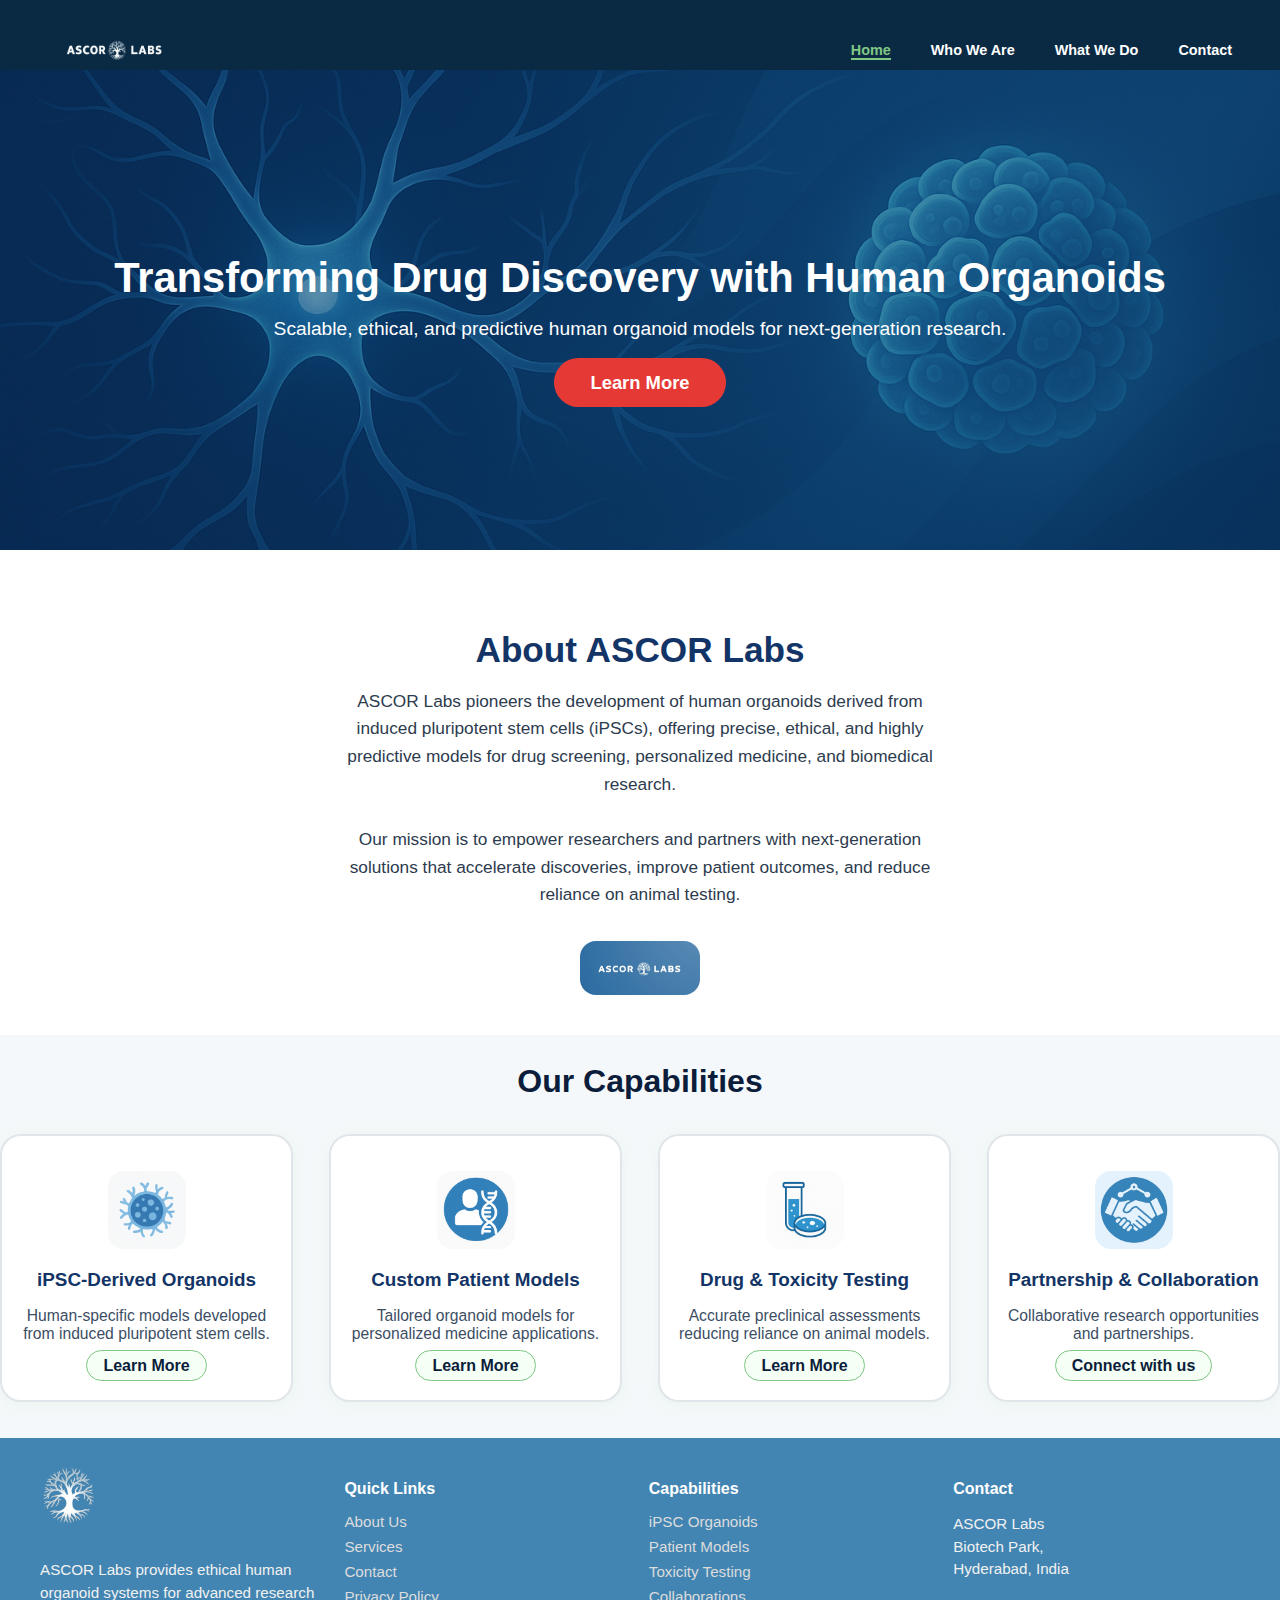
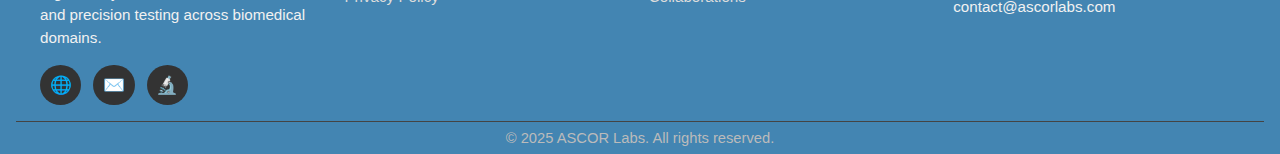
<file: index.html>
<!DOCTYPE html>
<html lang="en">
<head>
  <meta charset="UTF-8" />
  <meta name="viewport" content="width=device-width, initial-scale=1.0" />
  <title>ASCOR Labs - Transforming Drug Discovery</title>
  <link rel="stylesheet" href="assets/css/style.css" />
  <!--<link rel="icon" type="image/jpeg" href="assets/images/logo.jpg" />-->
  <link rel="icon" type="image/x-icon" href="assets/images/favicon.ico" />

</head>
<body>

<header>
  <div class="header-row">
    <img src="assets/images/logo.png" class="logo" alt="ASCOR Labs Logo" />
    <button class="nav-toggle" aria-label="Open navigation menu"><span></span></button>
    <ul class="nav-menu">
      <li><a href="index.html" class="active">Home</a></li>
      <!--<li><a href="about.html">Who We Are</a></li>
      <li><a href="services.html">What We Do</a></li>
      <li><a href="contact.html">Contact</a></li>-->
	  <li><a href="about.html">Who We Are</a></li>
      <li><a href="services.html">What We Do</a></li>
      <li><a href="contact.html">Contact</a></li>
    </ul>
  </div>
</header>
<script>
  // Responsive nav menu toggle
  const navToggle = document.querySelector('.nav-toggle');
  const navMenu = document.querySelector('.nav-menu');
  if (navToggle && navMenu) {
    navToggle.addEventListener('click', function() {
      navMenu.classList.toggle('open');
      navToggle.classList.toggle('open'); // Hide hamburger when menu is open
    });
    // Close menu on link click (mobile UX)
    document.querySelectorAll('.nav-menu a').forEach(link => {
      link.addEventListener('click', () => {
        navMenu.classList.remove('open');
        navToggle.classList.remove('open'); // Show hamburger again
      }); 
    });
  }
</script>


<section class="hero">
  <div class="hero-content">
    <!-- <img src="assets/images/logo.jpg" alt="ASCOR Labs" class="logo"/> -->
    <h1>Transforming Drug Discovery with Human Organoids</h1>
    <p>Scalable, ethical, and predictive human organoid models for next-generation research.</p>
    <a href="#" class="button">Learn More</a>
  </div>
</section>

<section class="about">
  <div class="about-us-container">
    <h2>About ASCOR Labs</h2>
    <p>
      ASCOR Labs pioneers the development of human organoids derived from induced pluripotent stem cells (iPSCs), offering precise, ethical, and highly predictive models for drug screening, personalized medicine, and biomedical research.
      <br><br>
      Our mission is to empower researchers and partners with next-generation solutions that accelerate discoveries, improve patient outcomes, and reduce reliance on animal testing.
    </p>
    <img src="assets/images/logo.jpg" alt="ASCOR Labs" class="about-logo" />
  </div>
</section>

<section>
  <div class="cards-title">Our Capabilities</div>
  <div class="cards">
    <div class="card">
      <img src="assets/images/organoid.png" alt="iPSC Organoid">
      <h3>iPSC-Derived Organoids</h3>
      <p>Human-specific models developed from induced pluripotent stem cells.</p>
      <a href="#">Learn More</a>
    </div>
    <div class="card">
      <img src="assets/images/patient.png" alt="Custom Patient Models">
      <h3>Custom Patient Models</h3>
      <p>Tailored organoid models for personalized medicine applications.</p>
      <a href="#">Learn More</a>
    </div>
    <div class="card">
      <img src="assets/images/testing.png" alt="Drug Testing">
      <h3>Drug & Toxicity Testing</h3>
      <p>Accurate preclinical assessments reducing reliance on animal models.</p>
      <a href="#">Learn More</a>
    </div>
    <div class="card">
      <img src="assets/images/collabrate.png" alt="Partnership">
      <h3>Partnership & Collaboration</h3>
      <p>Collaborative research opportunities and partnerships.</p>
      <a href="#">Connect with us</a>
    </div>
  </div>
</section>

<footer class="site-footer">
  <div class="footer-columns">
    <div class="footer-col brand">
      <img src="assets/images/tree.png" class="footer-logo" alt="ASCOR Labs Logo" />
      <p>ASCOR Labs provides ethical human organoid systems for advanced research and precision testing across biomedical domains.</p>
      <div class="social-icons">
        <a href="#"><span>🌐</span></a>
        <a href="#"><span>✉️</span></a>
        <a href="#"><span>🔬</span></a>
      </div>
    </div>
    <div class="footer-col">
      <h4>Quick Links</h4>
      <ul>
        <li><a href="about.html">About Us</a></li>
        <li><a href="services.html">Services</a></li>
        <li><a href="contact.html">Contact</a></li>
        <li><a href="#">Privacy Policy</a></li>
      </ul>
    </div>
    <div class="footer-col">
      <h4>Capabilities</h4>
      <ul>
        <li><a href="#">iPSC Organoids</a></li>
        <li><a href="#">Patient Models</a></li>
        <li><a href="#">Toxicity Testing</a></li>
        <li><a href="#">Collaborations</a></li>
      </ul>
    </div>
    <div class="footer-col">
      <h4>Contact</h4>
      <p>ASCOR Labs<br>Biotech Park,<br>Hyderabad, India</p>
      <p>contact@ascorlabs.com</p>
    </div>
  </div>
  <div class="footer-bottom">&copy; 2025 ASCOR Labs. All rights reserved.</div>
</footer>

</body>
</html>
</file>
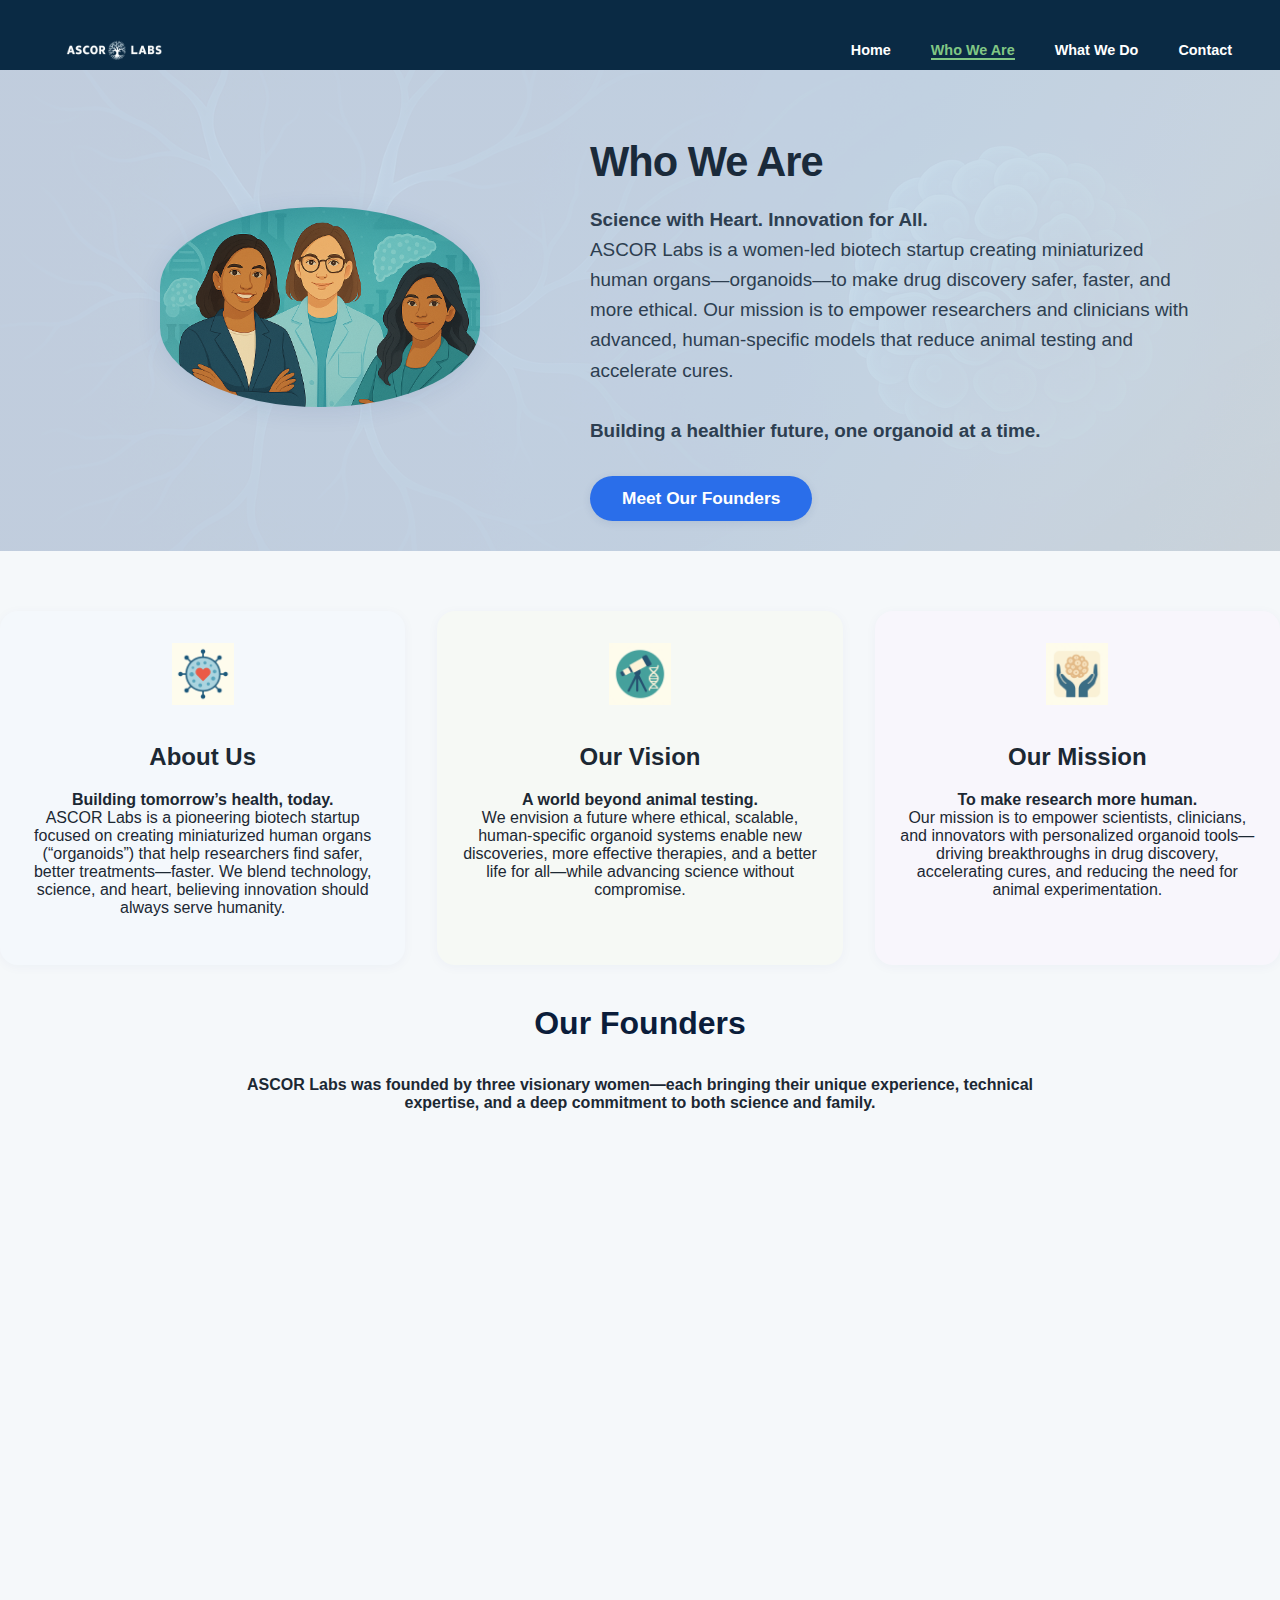
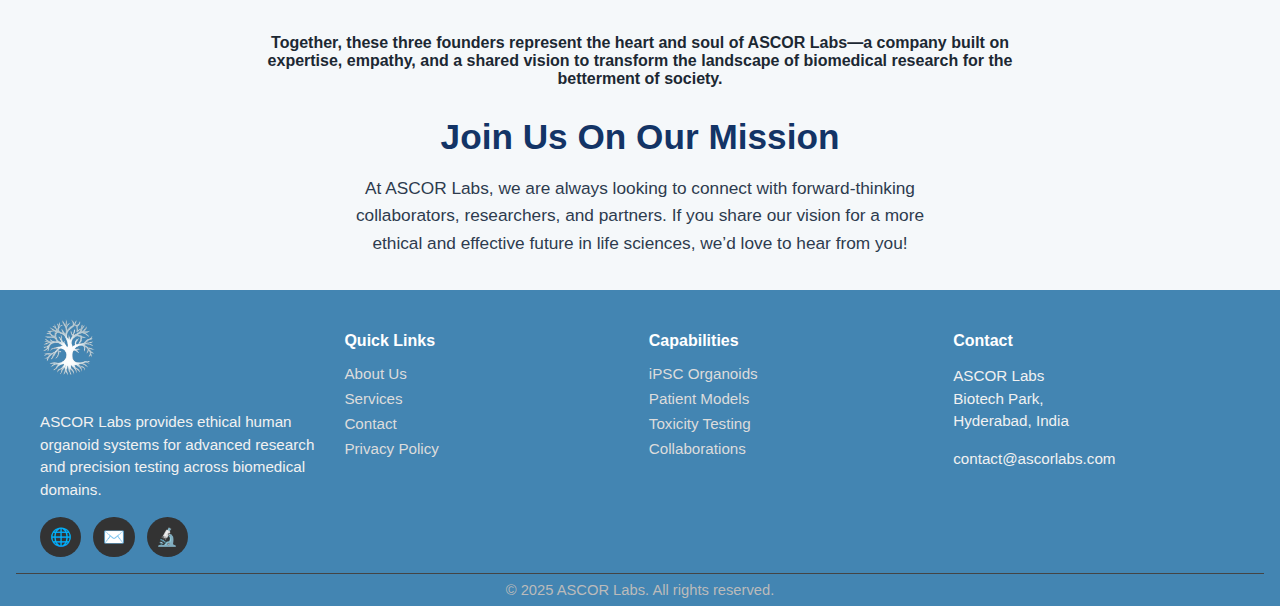
<file: about.html>
<!DOCTYPE html>
<html lang="en">
<head>
  <meta charset="UTF-8" />
  <meta name="viewport" content="width=device-width, initial-scale=1.0" />
  <title>ASCOR Labs - Who We Are</title>
  <link rel="stylesheet" href="assets/css/style.css" />
  <link rel="icon" type="image/x-icon" href="assets/images/favicon.ico" />
</head>
<body>

<header>
  <div class="header-row">
    <img src="assets/images/logo.png" class="logo" alt="ASCOR Labs Logo" />
    <button class="nav-toggle" aria-label="Open navigation menu"><span></span></button>
    <ul class="nav-menu">
      <li><a href="index.html">Home</a></li>
      <li><a href="about.html" class="active">Who We Are</a></li>
      <li><a href="services.html">What We Do</a></li>
      <li><a href="contact.html">Contact</a></li>
    </ul>
  </div>
</header>

<!-- HERO SECTION -->
<section class="about-hero enhanced-hero hero-bg">
    <div class="hero-content">
      <img src="assets/images/about.png" alt="ASCOR Labs Vision - Women in Biotech" class="hero-img" />
      <div class="hero-text">
        <h1>Who We Are</h1>
        <p>
          <strong>Science with Heart. Innovation for All.</strong><br>
          ASCOR Labs is a women-led biotech startup creating miniaturized human organs—organoids—to make drug discovery safer, faster, and more ethical. Our mission is to empower researchers and clinicians with advanced, human-specific models that reduce animal testing and accelerate cures.<br><br>
          <b>Building a healthier future, one organoid at a time.</b>
        </p>
        <a href="#founders-cards" class="hero-cta">Meet Our Founders</a>
      </div>
    </div>
  </section>
</section>

<main>
  
  <section class="about-cards" style="display: flex; gap: 2rem; justify-content: center; margin: 60px 0 40px 0; flex-wrap: wrap;">
    <!-- ABOUT -->
    <div class="about-card" style="flex:1 1 320px; background: #f4f8fc; border-radius: 18px; box-shadow: 0 2px 12px rgba(30,60,120,0.04); padding: 32px 24px; max-width: 370px; text-align: center;">
      <img src="assets/images/about-icon.png" alt="About ASCOR" style="width:62px; margin-bottom:14px;">
      <h2>About Us</h2>
      <p>
        <b>Building tomorrow’s health, today.</b><br>
        ASCOR Labs is a pioneering biotech startup focused on creating miniaturized human organs (“organoids”) that help researchers find safer, better treatments—faster. We blend technology, science, and heart, believing innovation should always serve humanity.
      </p>
    </div>
    <!-- VISION -->
    <div class="about-card" style="flex:1 1 320px; background: #f6f9f5; border-radius: 18px; box-shadow: 0 2px 12px rgba(30,60,120,0.04); padding: 32px 24px; max-width: 370px; text-align: center;">
      <img src="assets/images/vision-icon.png" alt="Our Vision" style="width:62px; margin-bottom:14px;">
      <h2>Our Vision</h2>
      <p>
        <b>A world beyond animal testing.</b><br>
        We envision a future where ethical, scalable, human-specific organoid systems enable new discoveries, more effective therapies, and a better life for all—while advancing science without compromise.
      </p>
    </div>
    <!-- MISSION -->
    <div class="about-card" style="flex:1 1 320px; background: #f8f6fc; border-radius: 18px; box-shadow: 0 2px 12px rgba(30,60,120,0.04); padding: 32px 24px; max-width: 370px; text-align: center;">
      <img src="assets/images/mission-icon.png" alt="Our Mission" style="width:62px; margin-bottom:14px;">
      <h2>Our Mission</h2>
      <p>
        <b>To make research more human.</b><br>
        Our mission is to empower scientists, clinicians, and innovators with personalized organoid tools—driving breakthroughs in drug discovery, accelerating cures, and reducing the need for animal experimentation.
      </p>
    </div>
  </section>
  <!-- (Rest of your content, like Founders section, goes here) -->



  <section>
    <div class="cards-title">Our Founders</div>
    <p style="text-align: center; max-width: 800px; margin: 0 auto 30px auto;">
      <strong>ASCOR Labs was founded by three visionary women—each bringing their unique experience, technical expertise, and a deep commitment to both science and family.</strong>
    </p>
    <div class="cards" id="founders-cards">
      <!-- Founder cards will be injected here by JavaScript -->
    </div>
    <p style="text-align: center; max-width: 800px; margin: 30px auto 0 auto;">
      <strong>
        Together, these three founders represent the heart and soul of ASCOR Labs—a company built on expertise, empathy, and a shared vision to transform the landscape of biomedical research for the betterment of society.
      </strong>
    </p>
  </section>

  <section>
    <div class="about-us-container" style="text-align: center;">
      <h2>Join Us On Our Mission</h2>
      <p>
        At ASCOR Labs, we are always looking to connect with forward-thinking collaborators, researchers, and partners. If you share our vision for a more ethical and effective future in life sciences, we’d love to hear from you!
      </p>
    </div>
  </section>
</main>

<footer class="site-footer">
  <div class="footer-columns">
    <div class="footer-col brand">
      <img src="assets/images/tree.png" class="footer-logo" alt="ASCOR Labs Logo" />
      <p>ASCOR Labs provides ethical human organoid systems for advanced research and precision testing across biomedical domains.</p>
      <div class="social-icons">
        <a href="#"><span>🌐</span></a>
        <a href="#"><span>✉️</span></a>
        <a href="#"><span>🔬</span></a>
      </div>
    </div>
    <div class="footer-col">
      <h4>Quick Links</h4>
      <ul>
        <li><a href="about.html">About Us</a></li>
        <li><a href="services.html">Services</a></li>
        <li><a href="contact.html">Contact</a></li>
        <li><a href="#">Privacy Policy</a></li>
      </ul>
    </div>
    <div class="footer-col">
      <h4>Capabilities</h4>
      <ul>
        <li><a href="#">iPSC Organoids</a></li>
        <li><a href="#">Patient Models</a></li>
        <li><a href="#">Toxicity Testing</a></li>
        <li><a href="#">Collaborations</a></li>
      </ul>
    </div>
    <div class="footer-col">
      <h4>Contact</h4>
      <p>ASCOR Labs<br>Biotech Park,<br>Hyderabad, India</p>
      <p>contact@ascorlabs.com</p>
    </div>
  </div>
  <div class="footer-bottom">&copy; 2025 ASCOR Labs. All rights reserved.</div>
</footer>

<script>
    // Founder data array
    const founders = [
      {
        name: "Dr. Sneha Arora, PhD",
        degree: "Postdoctoral Fellow – Scripps Research, San Diego, USA",
        roles: "Successful Mom",
        desc: "A pioneering researcher in stem cell and organoid biology, Dr. Sneha Arora has contributed to multiple publications and patents in the field. Her deep scientific expertise is matched by her compassion as a mother, bringing both rigor and real-world impact to ASCOR Labs. Sneha’s vision is to make advanced biomedical tools accessible to researchers and clinicians worldwide.",
        img: "assets/images/founder2.png"
      },
      {
        name: "Mounica Jaligama",
        degree: "B.Tech, B.Ed",
        roles: "Former Software Engineer, Teacher, Small Scale Entrepreneur, Successful Mom",
        desc: "Mounica’s journey spans technology, education, and entrepreneurship. As a former software engineer and passionate educator, she brings a unique blend of technical insight and empathy to ASCOR Labs. Her experience managing both business operations and family responsibilities makes her a driving force for innovation and balance within the team. Mounica excels at turning ideas into reality while inspiring those around her.",
        img: "assets/images/founder1.png"
      },
      {
        name: "Divya Mallika Damerla",
        degree: "B.Tech",
        roles: "Software Engineer, Small Scale Entrepreneur, Successful Mom",
        desc: "Divya blends technical excellence with entrepreneurial spirit. With a strong background in software engineering and hands-on experience running successful small businesses, she brings operational agility and strategic thinking to the founding team. As a devoted mom, Divya believes in creating a nurturing, supportive environment for both innovation and family life.",
        img: "assets/images/founder3.png"
      }
    ];

    // Dynamically render founder cards
    const foundersContainer = document.getElementById('founders-cards');
    founders.forEach((f, i) => {
      const card = document.createElement('div');
      card.className = 'card fade-in';
      card.style.animationDelay = `${i * 0.2 + 0.2}s`;
      card.innerHTML = `
        <img src="${f.img}" alt="${f.name}" class="founder-img" style="width:80px; height:80px; object-fit:cover; border-radius:50%; margin-bottom:12px; background:#f4f4f4;" onerror="this.style.display='none'">
        <h3>${f.name}</h3>
        <p><strong>${f.degree}</strong><br>${f.roles}</p>
        <p>${f.desc}</p>
      `;
      foundersContainer.appendChild(card);
    });

    // Responsive nav menu toggle
    const navToggle = document.querySelector('.nav-toggle');
    const navMenu = document.querySelector('.nav-menu');
    if (navToggle && navMenu) {
      navToggle.addEventListener('click', function() {
        navMenu.classList.toggle('open');
        navToggle.classList.toggle('open'); // Hide hamburger when menu is open
      });
      // Close menu on link click (mobile UX)
      document.querySelectorAll('.nav-menu a').forEach(link => {
        link.addEventListener('click', () => {
          navMenu.classList.remove('open');
          navToggle.classList.remove('open'); // Show hamburger again
        });
      });
    }
  </script>
  <style>
    .cards { display: flex; flex-wrap: wrap; gap: 2rem; justify-content: center; }
    .card {
      background: #fff;
      border-radius: 16px;
      box-shadow: 0 2px 16px rgba(30,60,120,0.07);
      padding: 28px 22px 22px 22px;
      max-width: 340px;
      min-width: 260px;
      flex: 1 1 260px;
      text-align: center;
      transition: transform 0.2s, box-shadow 0.2s;
      position: relative;
      opacity: 0;
      transform: translateY(30px);
    }
    .card:hover {
      transform: translateY(-8px) scale(1.03);
      box-shadow: 0 8px 32px rgba(30,60,120,0.13);
      z-index: 2;
    }
    .fade-in {
      animation: fadeInUp 0.7s forwards;
    }
    @keyframes fadeInUp {
      to {
        opacity: 1;
        transform: none;
      }
    }
    .founder-img {
      box-shadow: 0 2px 8px rgba(30,60,120,0.10);
      border: 3px solid #e6eaf3;
    }
    @media (max-width: 900px) {
      .cards { flex-direction: column; align-items: center; }
      .card { max-width: 95vw; }
    }
  </style>
</body>
</html>
</file>
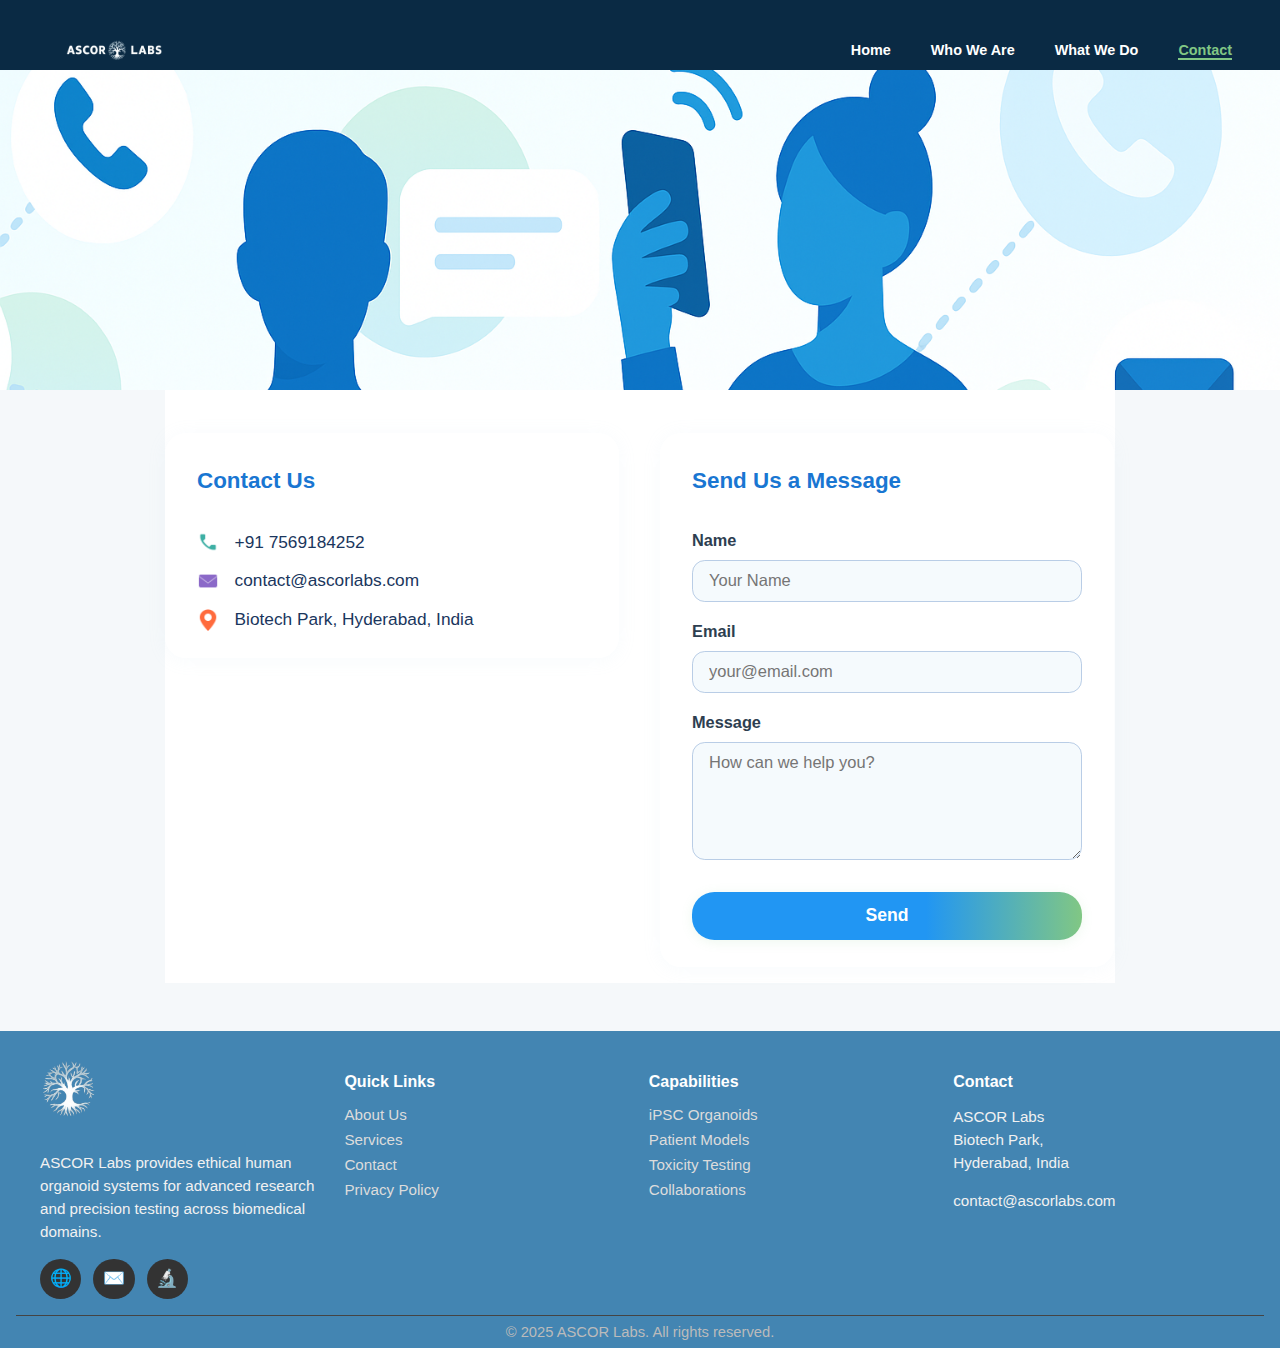
<file: contact.html>
<!DOCTYPE html>
<html lang="en">
<head>
  <meta charset="UTF-8" />
  <meta name="viewport" content="width=device-width, initial-scale=1.0" />
  <title>ASCOR Labs - Transforming Drug Discovery</title>
  <link rel="stylesheet" href="assets/css/style.css" />
  <link rel="icon" type="image/jpeg" href="assets/images/logo.jpg" />
</head>
<body>
<header>
  <div class="header-row">
    <img src="assets/images/logo.png" class="logo" alt="ASCOR Labs Logo" />
    <button class="nav-toggle" aria-label="Open navigation menu"><span></span></button>
    <ul class="nav-menu">
      <li><a href="index.html" >Home</a></li>
      <li><a href="about.html">Who We Are</a></li>
      <li><a href="services.html">What We Do</a></li>
      <li><a href="contact.html" class="active">Contact</a></li>
    </ul>
  </div>
</header>
<script>
  // Responsive nav menu toggle
  const navToggle = document.querySelector('.nav-toggle');
  const navMenu = document.querySelector('.nav-menu');
  if (navToggle && navMenu) {
    navToggle.addEventListener('click', function() {
      navMenu.classList.toggle('open');
      navToggle.classList.toggle('open'); // Hide hamburger when menu is open
    });
    // Close menu on link click (mobile UX)
    document.querySelectorAll('.nav-menu a').forEach(link => {
      link.addEventListener('click', () => {
        navMenu.classList.remove('open');
        navToggle.classList.remove('open'); // Show hamburger again
      });
    });
  }
</script>


<!-- <section class="hero contact-hero-bg">
  <div class="hero-content contact-hero-content">
    <h1>Contact ASCOR Labs</h1>
    <p>We'd love to hear from you.<br>Reach us anytime by email or phone.</p>
  </div>
</section> -->
<section class="contact-hero-img-banner"></section>

<section class="contact-main-wrap">
  <div class="contact-card info-card">
    <h2>Contact Us</h2>
    <div class="contact-info-list">
      <div class="contact-info-item">
        <img src="assets/images/phone.png" class="contact-info-icon" alt="Phone">
        <span>+91 7569184252</span>
      </div>
      <div class="contact-info-item">
        <img src="assets/images/email.png" class="contact-info-icon" alt="Email">
        <span>contact@ascorlabs.com</span>
      </div>
      <div class="contact-info-item">
        <img src="assets/images/location.png" class="contact-info-icon" alt="Address">
        <span>Biotech Park, Hyderabad, India</span>
      </div>
    </div>
  </div>
  <form class="contact-card contact-form" autocomplete="off">
    <h2>Send Us a Message</h2>
    <div class="form-row">
      <label>Name</label>
      <input type="text" required placeholder="Your Name">
    </div>
    <div class="form-row">
      <label>Email</label>
      <input type="email" required placeholder="your@email.com">
    </div>
    <div class="form-row">
      <label>Message</label>
      <textarea rows="5" required placeholder="How can we help you?"></textarea>
    </div>
    <button type="submit" class="contact-submit-btn">Send</button>
  </form>
</section>



    <!-- <main style="padding: 40px;">
        <main>
<section id="contact">
<h2>Contact Us</h2>
<p>Email us at <a href="mailto:contact@ascorlabs.com">contact@ascorlabs.com</a></p>
</section>
</main>
    </main> -->

<footer class="site-footer">
  <div class="footer-columns">
    <div class="footer-col brand">
      <img src="assets/images/tree.png" class="footer-logo" alt="ASCOR Labs Logo" />
      <p>ASCOR Labs provides ethical human organoid systems for advanced research and precision testing across biomedical domains.</p>
      <div class="social-icons">
        <a href="#"><span>🌐</span></a>
        <a href="#"><span>✉️</span></a>
        <a href="#"><span>🔬</span></a>
      </div>
    </div>
    <div class="footer-col">
      <h4>Quick Links</h4>
      <ul>
        <li><a href="about.html">About Us</a></li>
        <li><a href="services.html">Services</a></li>
        <li><a href="contact.html">Contact</a></li>
        <li><a href="#">Privacy Policy</a></li>
      </ul>
    </div>
    <div class="footer-col">
      <h4>Capabilities</h4>
      <ul>
        <li><a href="#">iPSC Organoids</a></li>
        <li><a href="#">Patient Models</a></li>
        <li><a href="#">Toxicity Testing</a></li>
        <li><a href="#">Collaborations</a></li>
      </ul>
    </div>
    <div class="footer-col">
      <h4>Contact</h4>
      <p>ASCOR Labs<br>Biotech Park,<br>Hyderabad, India</p>
      <p>contact@ascorlabs.com</p>
    </div>
  </div>
  <div class="footer-bottom">&copy; 2025 ASCOR Labs. All rights reserved.</div>
</footer>
</body>
</html>
</file>
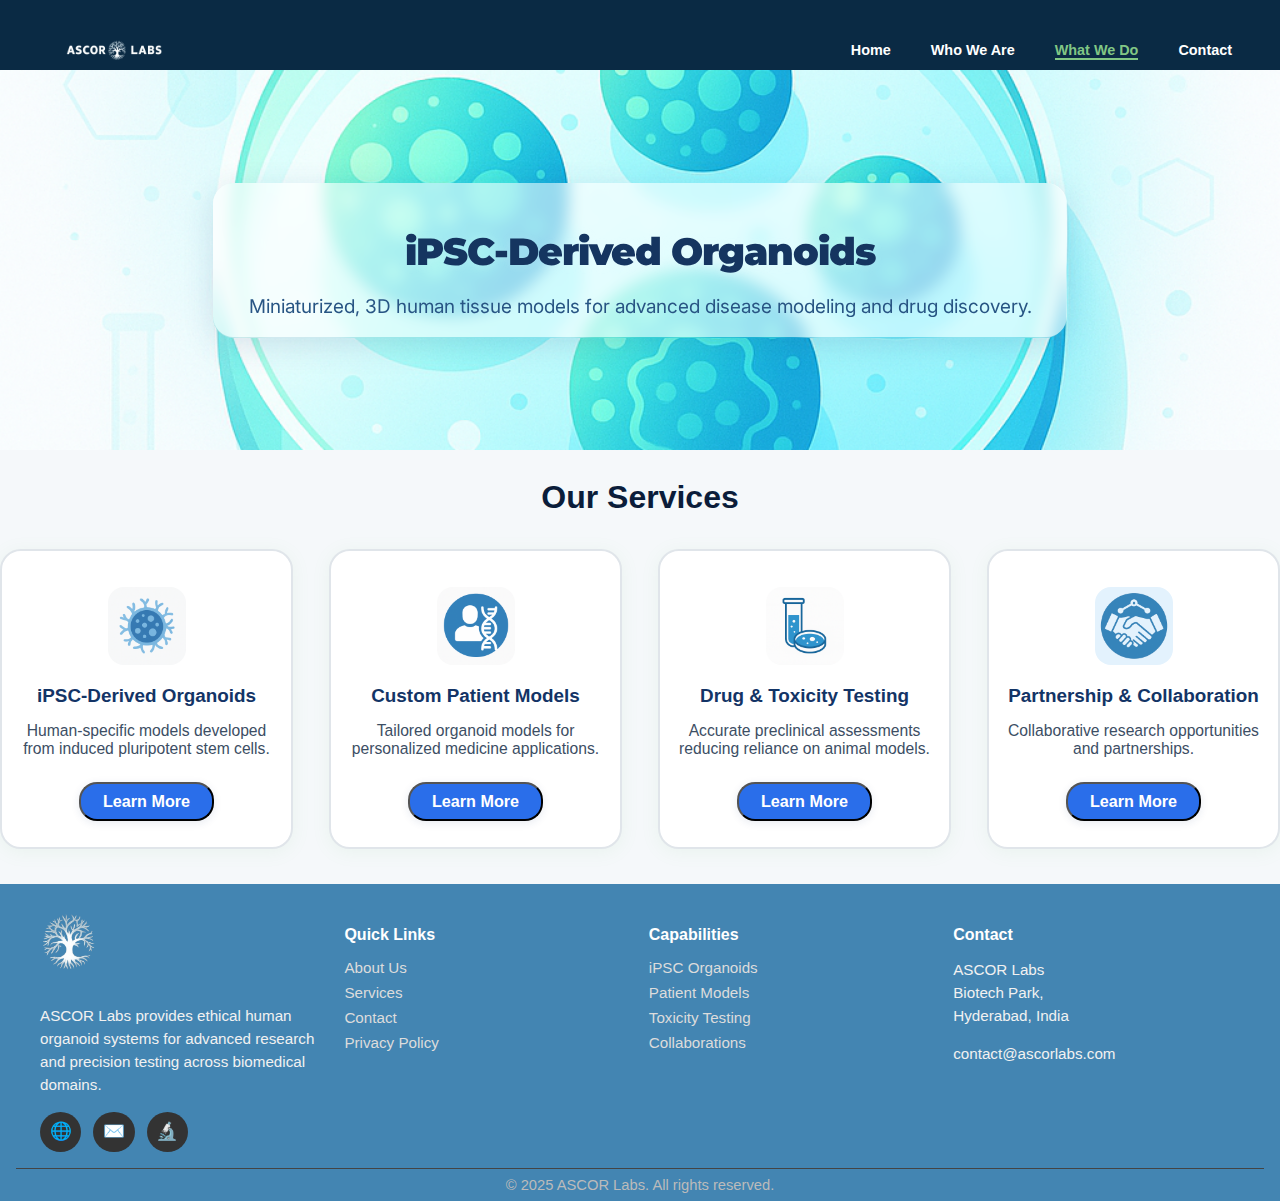
<file: services.html>
<!DOCTYPE html>
<html lang="en">
<head>
  <meta charset="UTF-8" />
  <meta name="viewport" content="width=device-width, initial-scale=1.0" />
  <title>ASCOR Labs - Transforming Drug Discovery</title>
  <link rel="stylesheet" href="assets/css/style.css" />
  <link rel="icon" type="image/jpeg" href="assets/images/logo.jpg" />
  <!-- Google Fonts: Montserrat + Inter -->
  <link href="https://fonts.googleapis.com/css2?family=Inter:wght@400;600&family=Montserrat:wght@700;900&display=swap" rel="stylesheet">

</head>
<body>
<header>
  <div class="header-row">
    <img src="assets/images/logo.png" class="logo" alt="ASCOR Labs Logo" />
    <button class="nav-toggle" aria-label="Open navigation menu"><span></span></button>
    <ul class="nav-menu">
      <li><a href="index.html">Home</a></li>
      <li><a href="about.html">Who We Are</a></li>
      <li><a href="services.html"  class="active">What We Do</a></li>
      <li><a href="contact.html">Contact</a></li>
    </ul>
  </div>
</header>
<script>
  // Responsive nav menu toggle
  const navToggle = document.querySelector('.nav-toggle');
  const navMenu = document.querySelector('.nav-menu');
  if (navToggle && navMenu) {
    navToggle.addEventListener('click', function() {
      navMenu.classList.toggle('open');
      navToggle.classList.toggle('open'); // Hide hamburger when menu is open
    });
    // Close menu on link click (mobile UX)
    document.querySelectorAll('.nav-menu a').forEach(link => {
      link.addEventListener('click', () => {
        navMenu.classList.remove('open');
        navToggle.classList.remove('open'); // Show hamburger again
      });
    });
  }
</script>

<!-- <section class="about-hero enhanced-hero hero-bg">
  <div class="hero-content">
    <div class="hero-text">
      <h1>Our Capabilities</h1>
      <p>Explore ASCOR Labs' advanced, ethical, and human-specific organoid services—empowering next-generation research and drug discovery.</p>
    </div>
  </div>
</section> -->

<section class="hero-full-slider">
  <div class="hero-slide-bg active" style="background-image: url('assets/images/organoid-hero.png');"></div>
  <div class="hero-slide-bg" style="background-image: url('assets/images/patient-hero.png');"></div>
  <div class="hero-slide-bg" style="background-image: url('assets/images/testing-hero.png');"></div>
  <div class="hero-slide-bg" style="background-image: url('assets/images/collabrate-hero.png');"></div>

  <!-- <div class="hero-info-overlay">
    <h1 id="hero-title">iPSC-Derived Organoids</h1>
    <p id="hero-desc">Miniaturized, 3D human tissue models for advanced disease modeling and drug discovery.</p>
  </div> -->
  <div class="hero-text-glass">
    <h1 id="hero-title">iPSC-Derived Organoids</h1>
    <p id="hero-desc">Miniaturized, 3D human tissue models for advanced disease modeling and drug discovery.</p>
</section>



<main>
  <section>
    <div class="cards-title">Our Services</div>
    <div class="cards" id="services-cards"><!-- Cards will be dynamically rendered here --></div>
  </section>
</main>

<footer class="site-footer">
  <div class="footer-columns">
    <div class="footer-col brand">
      <img src="assets/images/tree.png" class="footer-logo" alt="ASCOR Labs Logo" />
      <p>ASCOR Labs provides ethical human organoid systems for advanced research and precision testing across biomedical domains.</p>
      <div class="social-icons">
        <a href="#"><span>🌐</span></a>
        <a href="#"><span>✉️</span></a>
        <a href="#"><span>🔬</span></a>
      </div>
    </div>
    <div class="footer-col">
      <h4>Quick Links</h4>
      <ul>
        <li><a href="about.html">About Us</a></li>
        <li><a href="services.html">Services</a></li>
        <li><a href="contact.html">Contact</a></li>
        <li><a href="#">Privacy Policy</a></li>
      </ul>
    </div>
    <div class="footer-col">
      <h4>Capabilities</h4>
      <ul>
        <li><a href="#">iPSC Organoids</a></li>
        <li><a href="#">Patient Models</a></li>
        <li><a href="#">Toxicity Testing</a></li>
        <li><a href="#">Collaborations</a></li>
      </ul>
    </div>
    <div class="footer-col">
      <h4>Contact</h4>
      <p>ASCOR Labs<br>Biotech Park,<br>Hyderabad, India</p>
      <p>contact@ascorlabs.com</p>
    </div>
  </div>
  <div class="footer-bottom">&copy; 2025 ASCOR Labs. All rights reserved.</div>
</footer>

<script src="assets/js/services.js"></script>
<script>
document.addEventListener('DOMContentLoaded', function() {
  // Slides and info for each image
  const slides = document.querySelectorAll('.hero-slide-bg');
  const titles = [
    "iPSC-Derived Organoids",
    "Custom Patient Models",
    "Drug & Toxicity Testing",
    "Partnership & Collaboration"
  ];
  const descs = [
    "Miniaturized, 3D human tissue models for advanced disease modeling and drug discovery.",
    "Empowering precision medicine with patient-specific organoids, derived directly from donor cells. Our models support rare disease research, drug response studies, and personalized therapeutic innovation.",
    "Human-relevant organoid testing for safer, more predictive drug development.",
    "Advance biomedical science with ASCOR Labs as your partner—joint research, technology transfer, and custom service innovation for the future of medicine."
  ];
  const heroTitle = document.getElementById('hero-title');
  const heroDesc = document.getElementById('hero-desc');
  let slideIndex = 0;

  function showNextHeroSlide() {
    slides.forEach((bg, idx) => {
      bg.classList.toggle('active', idx === slideIndex);
    });
    heroTitle.textContent = titles[slideIndex];
    heroDesc.textContent = descs[slideIndex];
    slideIndex = (slideIndex + 1) % slides.length;
  }

  showNextHeroSlide();
  setInterval(showNextHeroSlide, 2800);
});
</script>



</body>
</html>
</file>
<file: assets/css/style.css>
body {
  font-family: 'Segoe UI', Arial, sans-serif;
  margin:0; padding:0; background:#f5f8fa; color:#1c2833;
}
/*header {
  background: #0a2a44; padding:0; border:0;
}*/
header {
  background: #0a2a44;
  height: 70px;
  width: 100%;
  padding: 0;
  margin: 0;
  /* Do NOT set display: flex here! */
}
/*.header-content {
  display:flex; align-items:center; justify-content:space-between;
  padding:0.75rem 2rem;
}*/
.header-row {
  display:flex; align-items:center; justify-content:space-between;width: auto;margin: 0 auto;padding: 0 3rem;
  /*padding:0.75rem 2rem;*/
}
/*.header-row {
  max-width: 1200px;
  width: 100%;
  margin: 0 auto;
  padding: 0 2rem;
  display: flex;
  align-items: center;
  justify-content: space-between; 
  height: 70px;
  box-sizing: border-box;
}*/
header img.logo {
  height:100px; background:transparent; border-radius:0; padding:0; margin-right:18px;
}
.nav-menu {
  display: flex;
  gap: 2.5rem;
  list-style: none;
  margin: 0;
  padding: 0;
}

.nav-menu li a {
  color: white;
  text-decoration: none;
  font-size: 0.9rem;
  font-weight: 600;
}

.nav-menu li a.active {
  color: #81c784;
  border-bottom: 2px solid #81c784;
}
/*nav ul {
  list-style:none; display:flex; gap:38px; margin:0; padding:0;
}
nav ul li a {
  color:white; text-decoration:none; font-weight:600; font-size:1.1rem;
  padding:10px 0 8px; border-bottom:2px solid transparent; transition:0.2s;
}
nav ul li a:hover, nav ul li a.active {
  border-bottom:2.5px solid #81c784; color:#81c784;
}*/
.hero {
  background: url('../images/hero-bg.png') center/cover no-repeat;
  min-height: 480px;
  display: flex;
  align-items: center;
  justify-content: center;
  text-align: center;
  color: white;
  position: relative;
}
.about-hero {
  background: url('../images/about.png') center/cover no-repeat;
  min-height: 480px;
  display: flex;
  align-items: center;
  justify-content: center;
  text-align: center;
  color: white;
  position: relative;
}
.about-hero.hero-bg {
  background: linear-gradient(120deg, rgba(234,243,250,0.92) 60%, rgba(246,249,245,0.92) 100%), url('../images/hero-bg.png') center/cover no-repeat;
  position: relative;
}
.about-hero.hero-bg::before {
  content: '';
  position: absolute;
  top: 0; left: 0; width: 100%; height: 100%;
  background: rgba(30,60,120,0.13); /* subtle overlay for readability */
  z-index: 1;
}
.hero::before {
  content: '';
  position: absolute;
  top: 0; left: 0;
  width: 100%;
  height: 100%;
  background: rgba(0, 43, 92, 0.5); /* overlay to darken background */
  z-index: 1;
}
.hero-content {
  position: relative;
  z-index: 2;
  padding: 3rem 1.5rem;
}
.about-hero .hero-content {
  display: flex;
  align-items: center;
  justify-content: center;
  gap: 40px;
  width: 100%;
  max-width: 1100px;
  margin: 0 auto;
  padding: 40px 20px 30px 20px;
  z-index: 2;
  position: relative;
  animation: fadeInUp 1s 0.1s both;
}
.about-hero .hero-img {
  border-radius: 50% / 40%;
  object-fit: cover;
  aspect-ratio: 1.6 / 1;
  width: 320px;
  height: 200px;
  background: #e3f2fd;
  box-shadow: 0 4px 24px rgba(30,60,120,0.10);
  display: block;
  margin: 0 auto 18px auto;
}
@media (max-width: 700px) {
  .about-hero .hero-img {
    width: 80vw;
    max-width: 260px;
    height: 140px;
    aspect-ratio: 1.6 / 1;
  }
}
.about-hero .hero-text {
  max-width: 600px;
  color: #1a2a3a;
  text-align: left;
}
.about-hero .hero-text h1 {
  font-size: 2.6rem;
  margin-bottom: 12px;
  font-weight: 700;
  color: #1a2a3a;
  letter-spacing: -1px;
}
.about-hero .hero-text p {
  font-size: 1.18rem;
  margin-bottom: 22px;
  color: #2d3e50;
  line-height: 1.6;
}
.about-hero .hero-cta {
  display: inline-block;
  background: #2a6eea;
  color: #fff;
  padding: 12px 32px;
  border-radius: 24px;
  font-size: 1.08rem;
  font-weight: 600;
  text-decoration: none;
  box-shadow: 0 2px 8px rgba(30,60,120,0.10);
  transition: background 0.2s, box-shadow 0.2s, transform 0.2s;
  margin-top: 8px;
}
.about-hero .hero-cta:hover {
  background: #184bb8;
  box-shadow: 0 6px 24px rgba(30,60,120,0.13);
  transform: translateY(-2px) scale(1.04);
}
.hero h1 {
  font-size: 2.6rem;
  font-weight: 800;
  margin-bottom: 1rem;
}
.hero p {
  font-size: 1.2rem;
  max-width: 800px;
  margin: 0 auto 2rem;
}
.hero .button {
  background: #e53935;
  color: white;
  font-size: 1.15rem;
  padding: 0.9rem 2.3rem;
  border-radius: 32px;
  font-weight: 700;
  text-decoration: none;
  transition: background 0.2s;
}
.hero .button:hover {
  background: #c62828;
}
.about {
  background:white;
  padding:3.2rem 0 2.5rem 0;
  text-align:center;
}
.about-us-container {
  max-width:620px; margin:0 auto;
}
.about-us-container h2 {
  font-size:2.2rem; margin-bottom:0.6rem; color:#133466;
  font-weight:800;
}
.about-us-container p {
  font-size:1.08rem; line-height:1.6; color:#2d3b4e;
  margin-bottom:2rem;
}
.about-logo {
  width:120px; margin:18px auto 0 auto; display:block; border-radius:16px;
  background:transparent;
}
.cards-title {
  text-align:center; font-size:2rem; color:#0b1d3a; margin:1.8rem 0 2.1rem 0; font-weight:800;
}
.cards {
  display:flex; flex-wrap:wrap; gap:36px; justify-content:center; margin-bottom:2.2rem;align-items: flex-start;
}
.card {
  background:white; border-radius:1.3rem; box-shadow:0 3px 18px #81c78418;
  flex:1 1 220px; max-width:260px; min-width:210px;
  text-align:center; padding:2.2rem 1.1rem 1.6rem;
  transition:transform 0.18s, box-shadow 0.18s;
  border:2px solid #e0e5ea;
}
.card:hover {
  transform:translateY(-8px) scale(1.033);
  box-shadow:0 6px 22px #81c78433;
  border-color:#81c784;
}
.card img {
  width:78px; height:78px; border-radius:16px; margin-bottom:16px; object-fit:cover; background:#e3f2fd;
}
.card h3 {
  margin:0 0 10px; color:#133466; font-size:1.18rem; font-weight:700;
}
.card p {
  font-size:0.98rem; margin-bottom:14px; color:#3c4e64;
}
.card a {
  color:#0b1d3a; font-weight:600; text-decoration:none; border:1.5px solid #81c784; padding:6px 16px; border-radius:18px; background:#f5fff6; transition:all 0.2s; font-size:1rem;
}
.card a:hover {
  background:#81c784; color:white; border-color:#0b1d3a;
}

.card .details {
  display: none;
}
.card.expanded .details {
  display: block;
}


.site-footer {
  background: #4385b2;
  color: #f1f1f1;
  padding: 1.3rem 1rem 0.5rem;
  font-size: 0.95rem;
}
.footer-columns {
  display: flex;
  flex-wrap: wrap;
  justify-content: space-between;
  gap: 1.1rem;
  max-width: 1200px;
  margin: auto;
}
.footer-col {
  flex: 1 1 160px;
  min-width: 130px;
}
.footer-col h4 {
  font-size: 1rem;
  margin-bottom: 0.5rem;
  color: #ffffff;
}
.footer-col ul {
  list-style: none;
  padding: 0;
}
.footer-col ul li {
  margin-bottom: 0.5rem;
}
.footer-col ul li a {
  color: #dcdcdc;
  text-decoration: none;
}
.footer-col ul li a:hover {
  color: #81c784;
}
.footer-logo {
  width: 60px;
  margin-bottom: 0.5rem;
  border-radius: 12px;
}
.footer-col p {
  line-height: 1.5;
}
.social-icons a {
  display: inline-block;
  background: #333;
  color: #fff;
  padding: 0.6rem;
  margin-right: 0.5rem;
  border-radius: 50%;
  font-size: 1.1rem;
  text-decoration: none;
}
.footer-bottom {
  text-align: center;
  color: #bbb;
  margin-top: 1rem;
  padding-top: 0.5rem;
  border-top: 1px solid #444;
  font-size: 0.92rem;
}
/* --- Hamburger Icon & Nav Menu: Only One Visible at a Time on Mobile (Final, Vertical Menu) --- */
.nav-toggle {
  display: none;
}
@media (max-width: 900px) {
  .nav-toggle {
    display: block;
    position: absolute;
    right: 24px;
    top: 18px;
    width: 36px;
    height: 36px;
    background: none;
    border: none;
    z-index: 1100;
    cursor: pointer;
  }
  .nav-toggle.open { /* Hide hamburger when menu is open */
    display: none !important;
  }
  .nav-toggle span {
    display: block;
    position: relative;
    width: 28px;
    height: 4px;
    background: #fff;
    border-radius: 2px;
    transition: 0.3s;
    margin: 0 auto;
  }
  .nav-toggle span::before,
  .nav-toggle span::after {
    display: block;
    content: '';
    position: absolute;
    left: 0;
    width: 28px;
    height: 4px;
    background: #fff;
    border-radius: 2px;
    transition: 0.3s;
  }
  .nav-toggle span::before {
    top: -10px;
  }
  .nav-toggle span::after {
    top: 10px;
  }
  /* Hide nav-menu by default on mobile */
  .nav-menu {
    display: none !important;
    flex-direction: column !important;
    align-items: flex-start !important;
    position: fixed;
    top: 0;
    right: 0;
    width: 70vw;
    max-width: 320px;
    height: 100vh;
    background: #0a2a44;
    padding: 80px 24px 24px 24px;
    box-shadow: -2px 0 16px rgba(30,60,120,0.10);
    z-index: 1001;
    gap: 0 !important;
  }
  .nav-menu.open {
    display: flex !important;
  }
  .nav-menu li {
    width: 100%;
    margin-bottom: 18px;
  }
  .nav-menu li a {
    font-size: 1.15rem;
    padding: 12px 0;
    display: block;
    width: 100%;
    text-align: left;
  }
}
@media (min-width: 901px) {
  .nav-menu {
    display: flex !important;
    flex-direction: row !important;
    align-items: center !important;
    position: static;
    height: auto;
    background: none;
    box-shadow: none;
    padding: 0;
    gap: 2.5rem !important;
  }
  .nav-toggle {
    display: none !important;
  }
}
@media (max-width: 600px) {
  .header-row {
    padding: 0 0.5rem;
  }
}
@media (max-width: 700px) {
  .about-hero .hero-content {
    flex-direction: column;
    align-items: center;
    text-align: center;
  }
  .about-hero .hero-img {
    width: 80vw;
    max-width: 260px;
    height: 140px;
    aspect-ratio: 1.6 / 1;
  }
  .about-hero .hero-text {
    width: 100%;
    padding: 0;
  }
}
@media (max-width: 700px) {
  .service-detail-card {
    flex-direction: column;
    align-items: center;
    gap: 18px;
  }
  .service-detail-card img {
    width: 90px;
    height: 90px;
  }
  .service-details {
    padding: 1.2rem 0.5rem 1.2rem 0.5rem;
  }
}
.service-details {
  margin: 36px auto 0 auto;
  max-width: 800px;
  background: #f7fafc;
  border-radius: 1.3rem;
  box-shadow: 0 3px 18px #81c78418;
  padding: 2.2rem 1.5rem 2.2rem 1.5rem;
  display: flex;
  flex-direction: column;
  align-items: center;
  min-height: 220px;
  animation: fadeInUp 0.7s;
}
.service-detail-card {
  display: flex;
  gap: 32px;
  align-items: flex-start;
  width: 100%;
}
.service-detail-card img {
  width: 120px;
  height: 120px;
  object-fit: cover;
  border-radius: 18px;
  background: #e3f2fd;
  box-shadow: 0 2px 12px rgba(30,60,120,0.10);
}
.service-detail-card > div {
  flex: 1;
}
.service-detail-card h2 {
  margin-top: 0;
  color: #133466;
  font-size: 1.5rem;
  font-weight: 700;
}
.service-detail-card p {
  color: #2d3e50;
  font-size: 1.08rem;
  line-height: 1.7;
  margin-bottom: 0;
}
@keyframes fadeInUp {
  to {
    opacity: 1;
    transform: none;
  }
}
.capabilities-hero {
  background: linear-gradient(120deg, rgba(234,243,250,0.92) 60%, rgba(246,249,245,0.92) 100%), url('../images/hero-bg.png') center/cover no-repeat;
  min-height: 420px;
  display: flex;
  align-items: center;
  justify-content: center;
  text-align: center;
  color: #1a2a3a;
  position: relative;
}
.capabilities-hero .hero-content {
  display: flex;
  align-items: center;
  justify-content: center;
  gap: 36px;
  width: 100%;
  max-width: 1100px;
  margin: 0 auto;
  padding: 40px 20px 30px 20px;
  z-index: 2;
  position: relative;
}
.hero-img-transparent {
  width: 220px;
  height: 160px;
  object-fit: contain;
  background: transparent;
  opacity: 0.85;
  border-radius: 50% / 40%;
  box-shadow: none;
  margin: 0 0 0 0;
}
@media (max-width: 700px) {
  .capabilities-hero .hero-content {
    flex-direction: column;
    align-items: center;
    text-align: center;
    gap: 18px;
  }
  .hero-img-transparent {
    width: 60vw;
    max-width: 160px;
    height: 90px;
  }
}
.service-expand {
  margin-top: 18px;
  background: #f7fafc;
  border-radius: 1.1rem;
  box-shadow: 0 2px 10px #81c78418;
  padding: 1.1rem 1rem;
  color: #2d3e50;
  font-size: 1.04rem;
  line-height: 1.6;
  animation: fadeInUp 0.5s;
}

.service-expand p {
  margin: 0;
}

.learn-more-link {
  display: inline-block;
  margin-top: 10px;
  background: #2a6eea;
  color: #fff;
  padding: 8px 22px;
  border-radius: 18px;
  font-size: 1.01rem;
  font-weight: 600;
  text-decoration: none;
  box-shadow: 0 2px 8px rgba(30,60,120,0.10);
  transition: background 0.2s, box-shadow 0.2s, transform 0.2s;
}

.learn-more-link:hover {
  background: #184bb8;
  box-shadow: 0 6px 24px rgba(30,60,120,0.13);
  transform: translateY(-2px) scale(1.04);
}
.learn-more {
  display: inline-block;
  margin-top: 10px;
  background: #2a6eea;
  color: #fff;
  padding: 8px 22px;
  border-radius: 18px;
  font-size: 1.01rem;
  font-weight: 600;
  text-decoration: none;
  box-shadow: 0 2px 8px rgba(30,60,120,0.10);
  transition: background 0.2s, box-shadow 0.2s, transform 0.2s;
}

.learn-more:hover {
  background: #184bb8;
  box-shadow: 0 6px 24px rgba(30,60,120,0.13);
  transform: translateY(-2px) scale(1.04);
}
@media (max-width: 700px) {
  .card .service-expand {
    padding: 0.7rem 0.5rem 0.7rem 0.5rem;
    font-size: 0.98rem;
  }
}

.hero-modern {
  position: relative;
  min-height: 410px;
  background: linear-gradient(120deg, #e4f1fc 60%, #f7fbf9 100%);
  display: flex;
  align-items: center;
  justify-content: center;
  overflow: hidden;
  font-family: 'Inter', 'Montserrat', Arial, sans-serif;
  margin-bottom: 2.5rem;
}
.hero-slider {
  position: absolute;
  left: 0; top: 0; width: 100%; height: 100%;
  display: flex; align-items: center; justify-content: center;
  z-index: 1;
  pointer-events: none;
}
.hero-slide {
  position: absolute;
  width: 320px; height: 220px; max-width: 70vw; max-height: 45vh;
  object-fit: contain;
  opacity: 0;
  transition: opacity 0.9s, transform 1.1s;
  filter: drop-shadow(0 8px 32px #71c78411);
  border-radius: 32px;
  box-shadow: 0 4px 24px #81c78422;
  left: 54%; top: 55%;
  transform: translate(-50%,-50%) scale(1.05);
  background: #fff;
}
.hero-slide.active {
  opacity: 1;
  z-index: 2;
  transform: translate(-50%,-50%) scale(1.13);
}
.hero-overlay {
  position: absolute; left: 0; top: 0; width: 100%; height: 100%;
  background: linear-gradient(120deg, #e4f1fcbb 60%, #f7fbf9cc 100%);
  z-index: 2;
  pointer-events: none;
}
.hero-content-modern {
  position: relative; z-index: 3;
  max-width: 500px;
  text-align: left;
  padding: 2.2rem 2rem;
  border-radius: 2.2rem;
  background: rgba(255,255,255,0.93);
  box-shadow: 0 6px 36px #bdd6ee22;
  margin-left: 45vw;
  transform: translateX(-37%);
}
.hero-content-modern h1 {
  font-size: 2.05rem;
  font-family: 'Montserrat', Arial, sans-serif;
  color: #17406a;
  font-weight: 900;
  letter-spacing: -2px;
  margin-bottom: 1.1rem;
}
.hero-content-modern p {
  font-size: 1.12rem;
  color: #285584;
  font-family: 'Inter', Arial, sans-serif;
  font-weight: 400;
  margin-bottom: 0.2rem;
  line-height: 1.5;
}
@media (max-width: 900px) {
  .hero-content-modern { margin-left: 0; transform: none; max-width: 98vw; }
  .hero-modern { min-height: 220px; }
  .hero-slide { width: 200px; height: 110px; }
}
@media (max-width: 650px) {
  .hero-content-modern { padding: 1.2rem 0.7rem; }
  .hero-modern { min-height: 130px; }
  .hero-slide { width: 90px; height: 56px; }
}

.hero-full-slider {
  position: relative;
  width: 100vw;
  height: 380px;   /* Fixed height for desktop */
  min-height: 220px;
  max-height: 420px;
  overflow: hidden;
  display: flex;
  align-items: center;
  justify-content: center;
  background: #e4f1fc;
}

.hero-slide-bg {
  position: absolute;
  top: 0; left: 0;
  width: 100vw; height: 100%;
  background-size: cover;        /* Fit the image nicely */
  background-position: center center;
  background-repeat: no-repeat;
  opacity: 0;
  z-index: 1;
  transition: opacity 1.2s cubic-bezier(.55,0,.1,1);
  background-color: #e4f1fc;      /* fallback color for transparent PNGs */
}
.hero-slide-bg.active {
  opacity: 1;
  z-index: 2;
}

/* New: Center the hero text with optional subtle transparent BG for readability */
.hero-abs-center {
  position: relative;
  z-index: 3;
  margin: 0 auto;
  padding: 1.2rem 2rem;
  text-align: center;
  /* Subtle text shadow for readability on light backgrounds */
  text-shadow: 0 2px 8px rgba(30,60,120,0.06);
  /* Optional: uncomment below for a very subtle backdrop for text readability */
  /* background: rgba(255,255,255,0.33);
     border-radius: 1.1rem;
     display: inline-block; */
}
.hero-abs-center h1 {
  font-family: 'Montserrat', Arial, sans-serif;
  font-size: 2.25rem;
  color: #17406a;
  font-weight: 900;
  margin-bottom: 1.1rem;
  letter-spacing: -1px;
}
.hero-abs-center p {
  font-family: 'Inter', Arial, sans-serif;
  font-size: 1.12rem;
  color: #215183;
  margin-bottom: 0;
  line-height: 1.6;
  /* Remove background if present */
}

.hero-info-overlay {
  position: relative;
  z-index: 3;
  margin: 0 auto;
  max-width: 560px;
  background: rgba(255,255,255,0.92);
  border-radius: 2.1rem;
  box-shadow: 0 8px 44px 0 #14406a17;
  padding: 2rem 2.2rem 1.6rem 2.2rem;
  text-align: center;
  animation: fadeInUp 1.1s;
}
.hero-info-overlay h1 {
  font-family: 'Montserrat', Arial, sans-serif;
  font-size: 2.25rem;
  color: #17406a;
  font-weight: 900;
  margin-bottom: 1.1rem;
  text-shadow: 0 4px 24px #bdd6ee33;
  letter-spacing: -1px;
}
.hero-info-overlay p {
  font-family: 'Inter', Arial, sans-serif;
  font-size: 1.12rem;
  color: #215183;
  margin-bottom: 0;
  line-height: 1.6;
}

@media (max-width: 900px) {
  .hero-full-slider { height: 210px; }
  .hero-info-overlay { padding: 1.1rem 0.5rem; max-width: 97vw; }
  .hero-info-overlay h1 { font-size: 1.25rem; }
  .hero-info-overlay p { font-size: 0.98rem; }
}
@media (max-width: 600px) {
  .hero-full-slider { height: 110px; min-height: 100px;}
  .hero-info-overlay { padding: 0.7rem 0.2rem; }
}

.hero-text-glass {
  position: relative;
  z-index: 3;
  margin: 0 auto;
  padding: 1.3rem 2.2rem 1rem 2.2rem;
  text-align: center;
  border-radius: 1.3rem;
  /* Glassmorphism / blurred overlay effect */
  background: rgba(255,255,255,0.55);
  box-shadow: 0 8px 32px rgba(24, 60, 120, 0.14);
  backdrop-filter: blur(8px);
  -webkit-backdrop-filter: blur(8px);
  display: inline-block;
}

.hero-text-glass h1 {
  font-family: 'Montserrat', Arial, sans-serif;
  font-size: 2.35rem;
  color: #153560;
  font-weight: 900;
  margin-bottom: 0.8rem;
  letter-spacing: -1px;
  text-shadow: 0 1px 8px rgba(240,240,255,0.15);
}

.hero-text-glass p {
  font-family: 'Inter', Arial, sans-serif;
  font-size: 1.19rem;
  color: #285584;
  margin-bottom: 0;
  line-height: 1.5;
  text-shadow: 0 1px 8px rgba(255,255,255,0.18);
}

@media (max-width: 900px) {
  .hero-text-glass { padding: 0.8rem 0.6rem 0.7rem 0.6rem; }
  .hero-text-glass h1 { font-size: 1.3rem; }
  .hero-text-glass p { font-size: 1rem; }
}

.contact-hero {
  background: linear-gradient(120deg, #e4f1fc 60%, #f7fbf9 100%);
  padding: 2.5rem 0 1.7rem 0;
  display: flex;
  align-items: center;
  justify-content: center;
}
.contact-hero-content {
  display: flex;
  align-items: center;
  justify-content: center;
  max-width: 1100px;
  margin: 0 auto;
  gap: 48px;
  width: 98vw;
}
.contact-hero-content h1 {
  font-family: 'Montserrat', Arial, sans-serif;
  font-size: 2.3rem;
  color: #153560;
  font-weight: 900;
  margin-bottom: 0.7rem;
}
.contact-highlight {
  font-weight: 700;
  color: #1976d2;
}
.contact-link {
  color: #1976d2;
  text-decoration: underline;
  font-weight: 500;
}
.contact-link:hover {
  color: #184bb8;
}
.contact-hero-img {
  width: 320px;
  max-width: 40vw;
  min-width: 120px;
  background: #e3f2fd;
  border-radius: 2rem;
  box-shadow: 0 4px 18px #81c78433;
  object-fit: contain;
  margin-left: 1rem;
}
@media (max-width: 900px) {
  .contact-hero-content {
    flex-direction: column;
    gap: 26px;
    text-align: center;
  }
  .contact-hero-img { margin: 0 auto; }
}
.contact-form-section {
  background: #f8fafc;
  padding: 2rem 0 3rem 0;
  display: flex;
  justify-content: center;
}
.contact-form {
  background: #fff;
  border-radius: 1.4rem;
  box-shadow: 0 2px 18px #bdd6ee1a;
  max-width: 420px;
  width: 98vw;
  margin: 0 auto;
  padding: 2.5rem 2rem 2.1rem 2rem;
  display: flex;
  flex-direction: column;
  gap: 1.3rem;
}
.contact-form h2 {
  color: #17406a;
  font-family: 'Montserrat', Arial, sans-serif;
  font-weight: 900;
  font-size: 1.4rem;
  margin-bottom: 1rem;
}
.form-row {
  display: flex;
  flex-direction: column;
  gap: 0.45rem;
}
.contact-form label {
  color: #2d3e50;
  font-size: 1.02rem;
  font-weight: 600;
  margin-bottom: 0.15rem;
}
.contact-form input,
.contact-form textarea {
  font-family: 'Inter', Arial, sans-serif;
  font-size: 1.03rem;
  border: 1.5px solid #b9cde6;
  border-radius: 0.8rem;
  padding: 0.65rem 1rem;
  background: #f5fafd;
  color: #153560;
  transition: border 0.16s;
  outline: none;
}
.contact-form input:focus,
.contact-form textarea:focus {
  border: 1.5px solid #1976d2;
  background: #f0f7ff;
}
.contact-form textarea {
  resize: vertical;
  min-height: 84px;
}
.contact-submit-btn {
  background: linear-gradient(90deg, #2196F3 60%, #81c784 100%);
  color: #fff;
  font-family: 'Montserrat', Arial, sans-serif;
  font-weight: 700;
  font-size: 1.1rem;
  border: none;
  border-radius: 1.4rem;
  padding: 0.85rem 0;
  cursor: pointer;
  margin-top: 0.7rem;
  box-shadow: 0 2px 12px #81c78422;
  transition: background 0.2s, transform 0.13s;
}
.contact-submit-btn:hover {
  background: linear-gradient(90deg, #1976d2 60%, #43a047 100%);
  transform: scale(1.04);
}

.contact-hero-bg {
  background: url('../images/contact-hero.png') center/cover no-repeat;
  min-height: 340px;
  display: flex;
  align-items: center;
  justify-content: center;
  color: #153560;
  position: relative;
}
.contact-hero-bg .hero-content {
  position: relative;
  z-index: 2;
  padding: 2.7rem 1.5rem 2.2rem 1.5rem;
  background: none;
  border-radius: 0;
  box-shadow: none;
  max-width: 600px;
  margin: 2.2rem auto 2rem auto;
  text-align: center;
  color: #0a2a44;
  text-shadow: 0 2px 12px rgba(255,255,255,0.13), 0 1px 1px #fff;
}
.contact-hero-bg .hero-content h1 {
  color: #133466;
  font-size: 2.4rem;
  font-weight: 900;
  letter-spacing: -1px;
  margin-bottom: 1rem;
}
.contact-hero-bg .hero-content p {
  color: #0d3757;
  font-size: 1.19rem;
  margin: 0;
  font-weight: 500;
  text-shadow: 0 2px 12px rgba(255,255,255,0.13), 0 1px 1px #fff;
}

.contact-cards-wrap {
  display: flex;
  gap: 40px;
  justify-content: center;
  align-items: flex-start;
  margin: 0 auto 3rem auto;
  max-width: 1000px;
  padding: 2rem 0 1rem 0;
}
.contact-card {
  background: #fff;
  border-radius: 1.3rem;
  box-shadow: 0 2px 18px #bdd6ee1a;
  padding: 2.2rem 2rem 1.7rem 2rem;
  flex: 1 1 340px;
  min-width: 270px;
  max-width: 400px;
  font-size: 1.08rem;
  color: #17406a;
}
.info-card h2 {
  margin-top: 0; margin-bottom: 1rem;
  font-size: 1.3rem;
  color: #1976d2;
}
.info-card a {
  color: #1976d2; text-decoration: underline;
}
@media (max-width: 900px) {
  .contact-cards-wrap {
    flex-direction: column;
    gap: 22px;
    padding: 1.1rem 0;
    max-width: 96vw;
  }
}

.contact-hero-img-banner {
  background: url('../images/contact-hero.png') center/cover no-repeat;
  min-height: 320px;
  width: 100vw;
  margin: 0 auto;
}

.contact-main-wrap {
  display: flex;
  gap: 40px;
  justify-content: center;
  align-items: flex-start;
  margin: 0 auto 3rem auto;
  max-width: 950px;
  padding: 2.7rem 0 1rem 0;
  background: #fff;
}
.contact-card {
  background: #fff;
  border-radius: 1.3rem;
  box-shadow: 0 2px 18px #bdd6ee1a;
  padding: 2.2rem 2rem 1.7rem 2rem;
  flex: 1 1 320px;
  min-width: 260px;
  max-width: 390px;
  font-size: 1.08rem;
  color: #17406a;
  display: flex;
  flex-direction: column;
  gap: 1.3rem;
}
.info-card h2, .contact-form h2 {
  margin-top: 0;
  font-size: 1.4rem;
  color: #1976d2;
}
.contact-info-list {
  display: flex;
  flex-direction: column;
  gap: 1.05rem;
}
.contact-info-item {
  display: flex;
  align-items: center;
  gap: 0.9em;
  font-size: 1.08rem;
  color: #1a365d;
}
.contact-info-icon {
  width: 22px;
  height: 22px;
  opacity: 0.76;
}
.contact-form .form-row {
  display: flex;
  flex-direction: column;
  gap: 0.45rem;
}
.contact-form label {
  color: #2d3e50;
  font-size: 1.02rem;
  font-weight: 600;
  margin-bottom: 0.15rem;
}
.contact-form input,
.contact-form textarea {
  font-family: 'Inter', Arial, sans-serif;
  font-size: 1.03rem;
  border: 1.5px solid #b9cde6;
  border-radius: 0.8rem;
  padding: 0.65rem 1rem;
  background: #f5fafd;
  color: #153560;
  transition: border 0.16s;
  outline: none;
}
.contact-form input:focus,
.contact-form textarea:focus {
  border: 1.5px solid #1976d2;
  background: #f0f7ff;
}
.contact-form textarea {
  resize: vertical;
  min-height: 84px;
}
.contact-submit-btn {
  background: linear-gradient(90deg, #2196F3 60%, #81c784 100%);
  color: #fff;
  font-family: 'Montserrat', Arial, sans-serif;
  font-weight: 700;
  font-size: 1.1rem;
  border: none;
  border-radius: 1.4rem;
  padding: 0.85rem 0;
  cursor: pointer;
  margin-top: 0.7rem;
  box-shadow: 0 2px 12px #81c78422;
  transition: background 0.2s, transform 0.13s;
}
.contact-submit-btn:hover {
  background: linear-gradient(90deg, #1976d2 60%, #43a047 100%);
  transform: scale(1.04);
}
@media (max-width: 900px) {
  .contact-main-wrap {
    flex-direction: column;
    gap: 24px;
    padding: 1.3rem 0;
    max-width: 96vw;
  }
}
</file>
